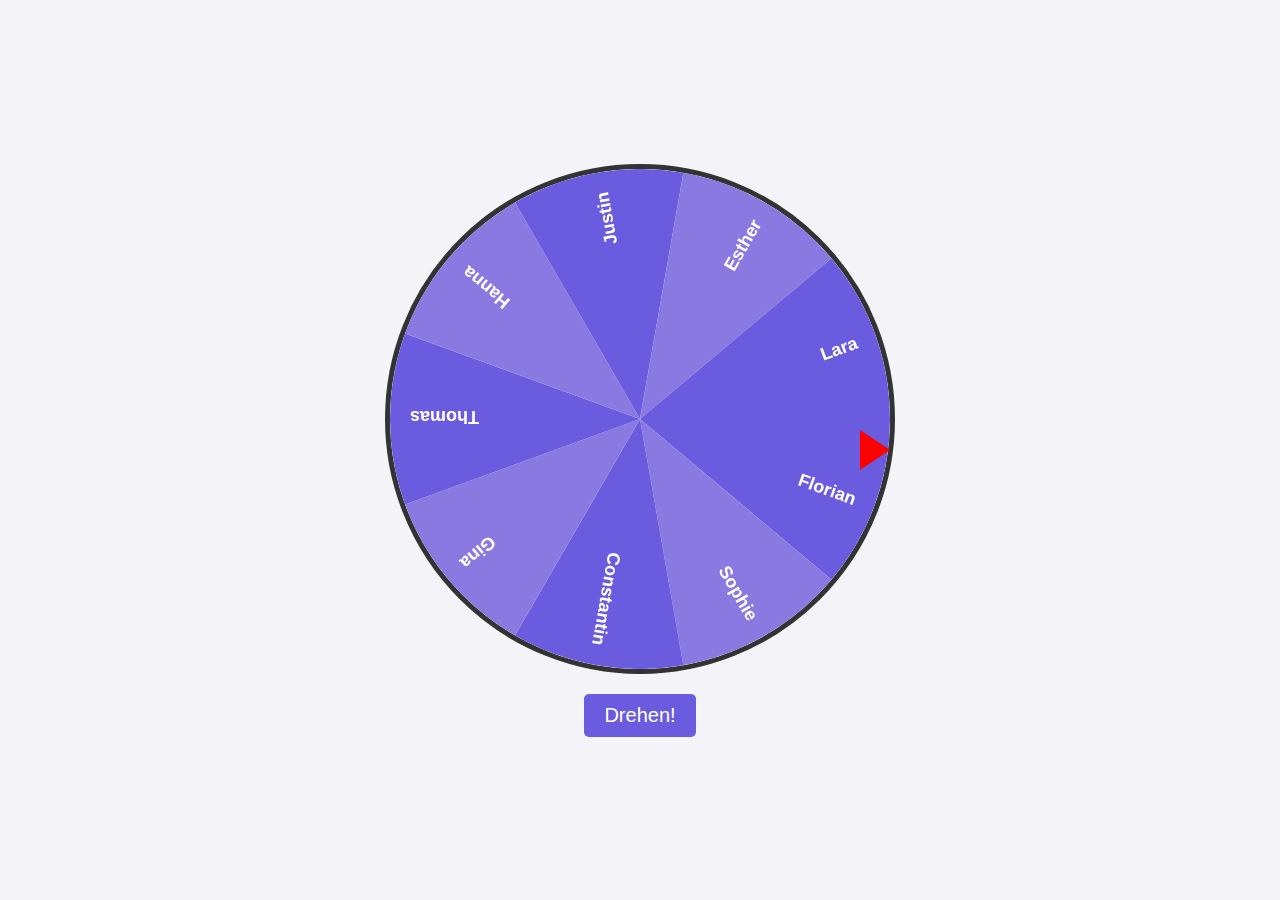
<file: index.html>
<!DOCTYPE html>
<html lang="de">
<head>
  <meta charset="UTF-8" />
  <meta name="viewport" content="width=device-width, initial-scale=1" />
  <title>Namensrad</title>
  <style>
    body {
      display: flex;
      flex-direction: column;
      align-items: center;
      justify-content: center;
      height: 100vh;
      font-family: sans-serif;
      background: #f4f4f8;
      position: relative;
      margin: 0;
    }
    canvas {
      border: 5px solid #333;
      border-radius: 50%;
      background: white;
    }
    #spinButton {
      margin-top: 20px;
      padding: 10px 20px;
      font-size: 20px;
      cursor: pointer;
      border: none;
      border-radius: 5px;
      background-color: #6b5bde;
      color: white;
      transition: background-color 0.3s ease;
    }
    #spinButton:hover {
      background-color: #5848c2;
    }
    #pointer {
      position: absolute;
      top: 50%;
      right: calc(50% - 250px); /* 50% vom Bildschirm minus Radius (250px) */
      transform: translateY(-50%);
      width: 0;
      height: 0;
      border-top: 20px solid transparent;
      border-bottom: 20px solid transparent;
      border-left: 30px solid red;
      z-index: 10;
    }
  </style>
</head>
<body>

<div id="pointer"></div>
<canvas id="wheel" width="500" height="500"></canvas>
<button id="spinButton">Drehen!</button>

<script>
  const names = ["Florian", "Sophie", "Constantin", "Gina", "Thomas", "Hanna", "Justin", "Esther", "Lara"];
  const canvas = document.getElementById("wheel");
  const ctx = canvas.getContext("2d");
  const size = canvas.width;
  const radius = size / 2;
  const spinButton = document.getElementById("spinButton");
  let rotation = 0;
  let isSpinning = false;

  function drawWheel() {
    const anglePerSegment = (2 * Math.PI) / names.length;
    ctx.clearRect(0, 0, size, size);

    for (let i = 0; i < names.length; i++) {
      const startAngle = i * anglePerSegment + rotation;
      const endAngle = startAngle + anglePerSegment;

      ctx.beginPath();
      ctx.moveTo(radius, radius);
      ctx.arc(radius, radius, radius, startAngle, endAngle);

      // Blau-Lila Farbpalette abwechselnd
      ctx.fillStyle = i % 2 === 0 ? "#6b5bde" : "#8a79e0";
      ctx.fill();

      // Namen zeichnen
      ctx.save();
      ctx.translate(radius, radius);
      ctx.rotate(startAngle + anglePerSegment / 2);
      ctx.textAlign = "right";
      ctx.fillStyle = "white";
      ctx.font = "bold 18px Arial";
      ctx.fillText(names[i], radius - 20, 8);
      ctx.restore();
    }
  }

  function spinWheel() {
    if (isSpinning) return;
    isSpinning = true;

    let spinAngle = Math.random() * 360 + 720; // mindestens 2 volle Umdrehungen
    const duration = 4000; // Dauer in ms
    const start = performance.now();

    function animate(now) {
      let elapsed = now - start;
      if (elapsed > duration) elapsed = duration;
      const easeOut = 1 - Math.pow(1 - elapsed / duration, 3);
      rotation = (spinAngle * easeOut * Math.PI) / 180;
      drawWheel();
      if (elapsed < duration) {
        requestAnimationFrame(animate);
      } else {
        isSpinning = false;
        // Gewinner berechnen, bezogen auf 3-Uhr-Pfeil
        // Pfeil zeigt auf 0 Grad, also Rotation muss umgekehrt betrachtet werden
        const anglePerSegment = (2 * Math.PI) / names.length;
        // rotation % (2*PI) gibt den aktuellen Winkel des Rads
        // Wir bestimmen den Index des Segments, das beim Pfeil (3 Uhr) landet
        let normalizedRotation = rotation % (2 * Math.PI);
        if (normalizedRotation < 0) normalizedRotation += 2 * Math.PI;

        // Da Pfeil auf 0 (3 Uhr) zeigt, der Winkel entspricht direkt dem Segmentstart
        let index = Math.floor(names.length - (normalizedRotation / anglePerSegment)) % names.length;
        alert("Gewinner: " + names[index]);
      }
    }

    requestAnimationFrame(animate);
  }

  drawWheel();
  spinButton.addEventListener("click", spinWheel);
</script>

</body>
</html>
</file>
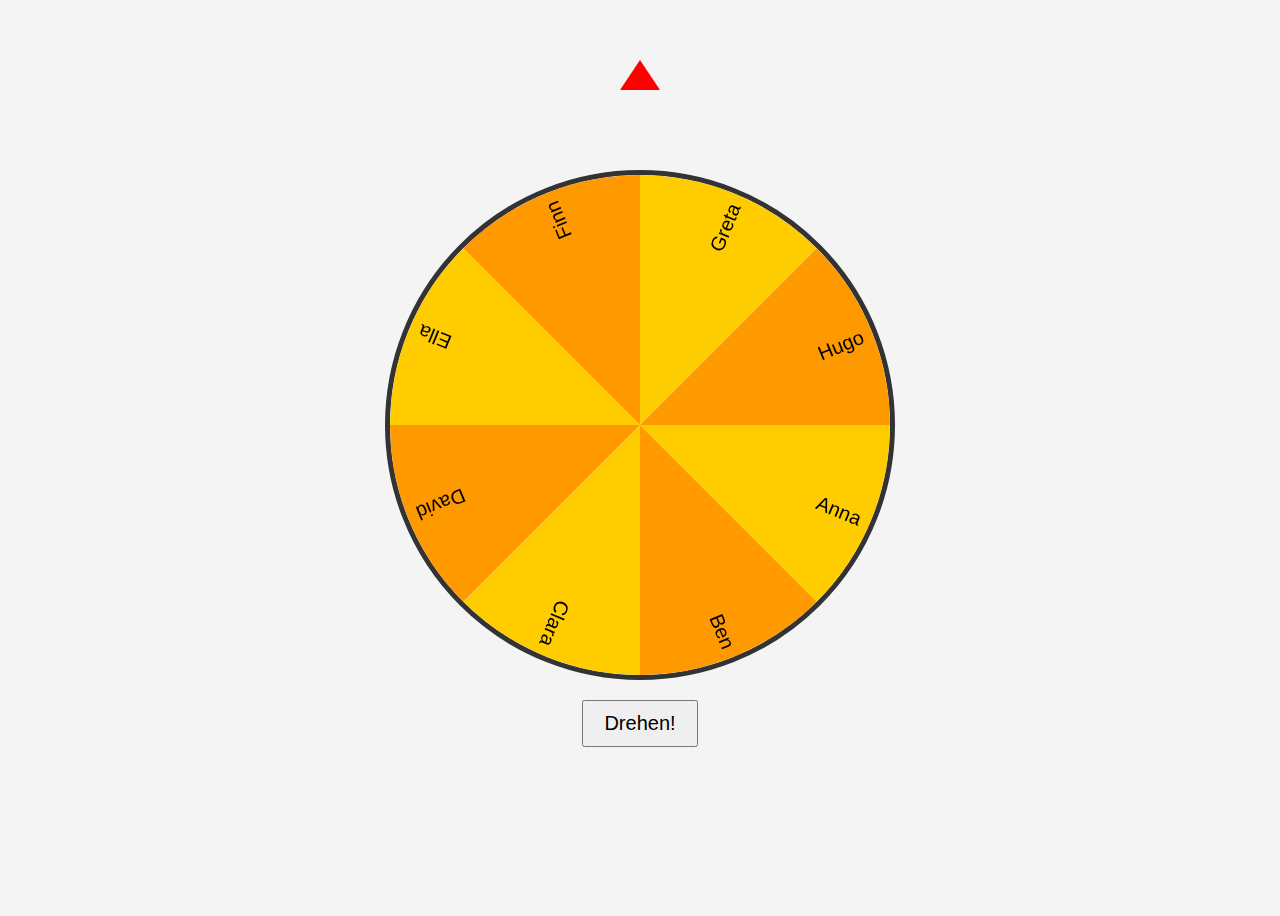
<file: namenrad.html>
<!DOCTYPE html>
<html lang="de">
<head>
  <meta charset="UTF-8" />
  <meta name="viewport" content="width=device-width, initial-scale=1.0"/>
  <title>Namensrad</title>
  <style>
    body {
      display: flex;
      flex-direction: column;
      align-items: center;
      justify-content: center;
      height: 100vh;
      font-family: sans-serif;
      background: #f4f4f4;
    }
    canvas {
      border: 5px solid #333;
      border-radius: 50%;
    }
    #spinButton {
      margin-top: 20px;
      padding: 10px 20px;
      font-size: 20px;
      cursor: pointer;
    }
    #pointer {
      position: absolute;
      width: 0;
      height: 0;
      border-left: 20px solid transparent;
      border-right: 20px solid transparent;
      border-bottom: 30px solid red;
      top: 60px;
    }
  </style>
</head>
<body>

<div id="pointer"></div>
<canvas id="wheel" width="500" height="500"></canvas>
<button id="spinButton">Drehen!</button>

<script>
  const names = ["Anna", "Ben", "Clara", "David", "Ella", "Finn", "Greta", "Hugo"];
  const canvas = document.getElementById("wheel");
  const ctx = canvas.getContext("2d");
  const size = canvas.width;
  const radius = size / 2;
  const spinButton = document.getElementById("spinButton");
  let rotation = 0;
  let isSpinning = false;

  function drawWheel() {
    const anglePerSegment = (2 * Math.PI) / names.length;
    ctx.clearRect(0, 0, size, size);
    for (let i = 0; i < names.length; i++) {
      const startAngle = i * anglePerSegment + rotation;
      const endAngle = startAngle + anglePerSegment;
      ctx.beginPath();
      ctx.moveTo(radius, radius);
      ctx.arc(radius, radius, radius, startAngle, endAngle);
      ctx.fillStyle = i % 2 === 0 ? "#ffcc00" : "#ff9900";
      ctx.fill();
      ctx.save();
      ctx.translate(radius, radius);
      ctx.rotate(startAngle + anglePerSegment / 2);
      ctx.textAlign = "right";
      ctx.fillStyle = "#000";
      ctx.font = "20px Arial";
      ctx.fillText(names[i], radius - 10, 10);
      ctx.restore();
    }
  }

  function spinWheel() {
    if (isSpinning) return;
    isSpinning = true;
    let spinAngle = Math.random() * 360 + 720; // mindestens 2 Runden
    const duration = 4000; // ms
    const start = performance.now();

    function animate(now) {
      let elapsed = now - start;
      if (elapsed > duration) elapsed = duration;
      const easeOut = 1 - Math.pow(1 - elapsed / duration, 3);
      rotation = (spinAngle * easeOut * Math.PI) / 180;
      drawWheel();
      if (elapsed < duration) {
        requestAnimationFrame(animate);
      } else {
        isSpinning = false;
        // Gewinner bestimmen
        const anglePerSegment = (2 * Math.PI) / names.length;
        const index = names.length - Math.floor(((rotation % (2 * Math.PI)) / anglePerSegment)) - 1;
        alert("Gewinner: " + names[index >= 0 ? index : names.length + index]);
      }
    }

    requestAnimationFrame(animate);
  }

  drawWheel();
  spinButton.addEventListener("click", spinWheel);
</script>

</body>
</html>
</file>
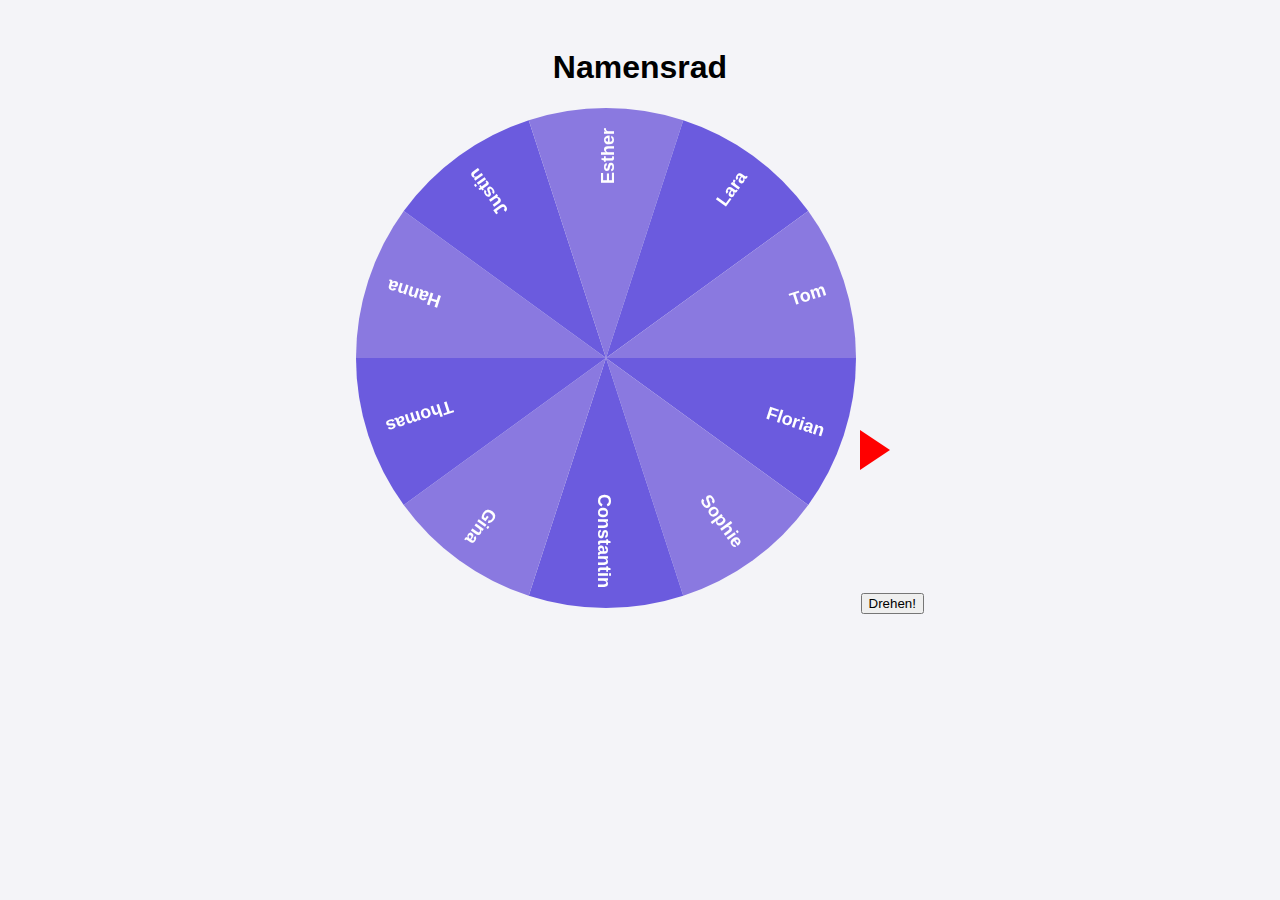
<file: rad.html>
<!DOCTYPE html>
<html lang="de">
<head>
  <meta charset="UTF-8" />
  <meta name="viewport" content="width=device-width, initial-scale=1" />
  <title>Namensrad</title>
  <link rel="stylesheet" href="css/style.css" />
</head>
<body>
  <h1>Namensrad</h1>
  <div id="pointer"></div>
  <canvas id="wheel" width="500" height="500"></canvas>
  <button id="spinButton">Drehen!</button>

  <script src="js/rad.js"></script>
</body>
</html>
</file>
<file: css/style.css>
body {
  font-family: sans-serif;
  padding: 20px;
  background: #f4f4f8;
  text-align: center;
}

#teams {
  margin-bottom: 20px;
}

.team {
  margin: 10px 0;
  font-size: 18px;
}

.team button {
  margin: 0 5px;
  padding: 5px 10px;
  font-size: 16px;
  cursor: pointer;
}

#questionsTable {
  margin: 0 auto 20px auto;
  border-collapse: collapse;
  width: 80%;
}

#questionsTable th,
#questionsTable td {
  padding: 10px;
}

.question {
  padding: 10px 20px;
  font-size: 16px;
  cursor: pointer;
}

#pointer {
  position: absolute;
  top: 50%;
  right: calc(50% - 250px);
  transform: translateY(-50%);
  width: 0;
  height: 0;
  border-top: 20px solid transparent;
  border-bottom: 20px solid transparent;
  border-left: 30px solid red;
  z-index: 10;
}
</file>
